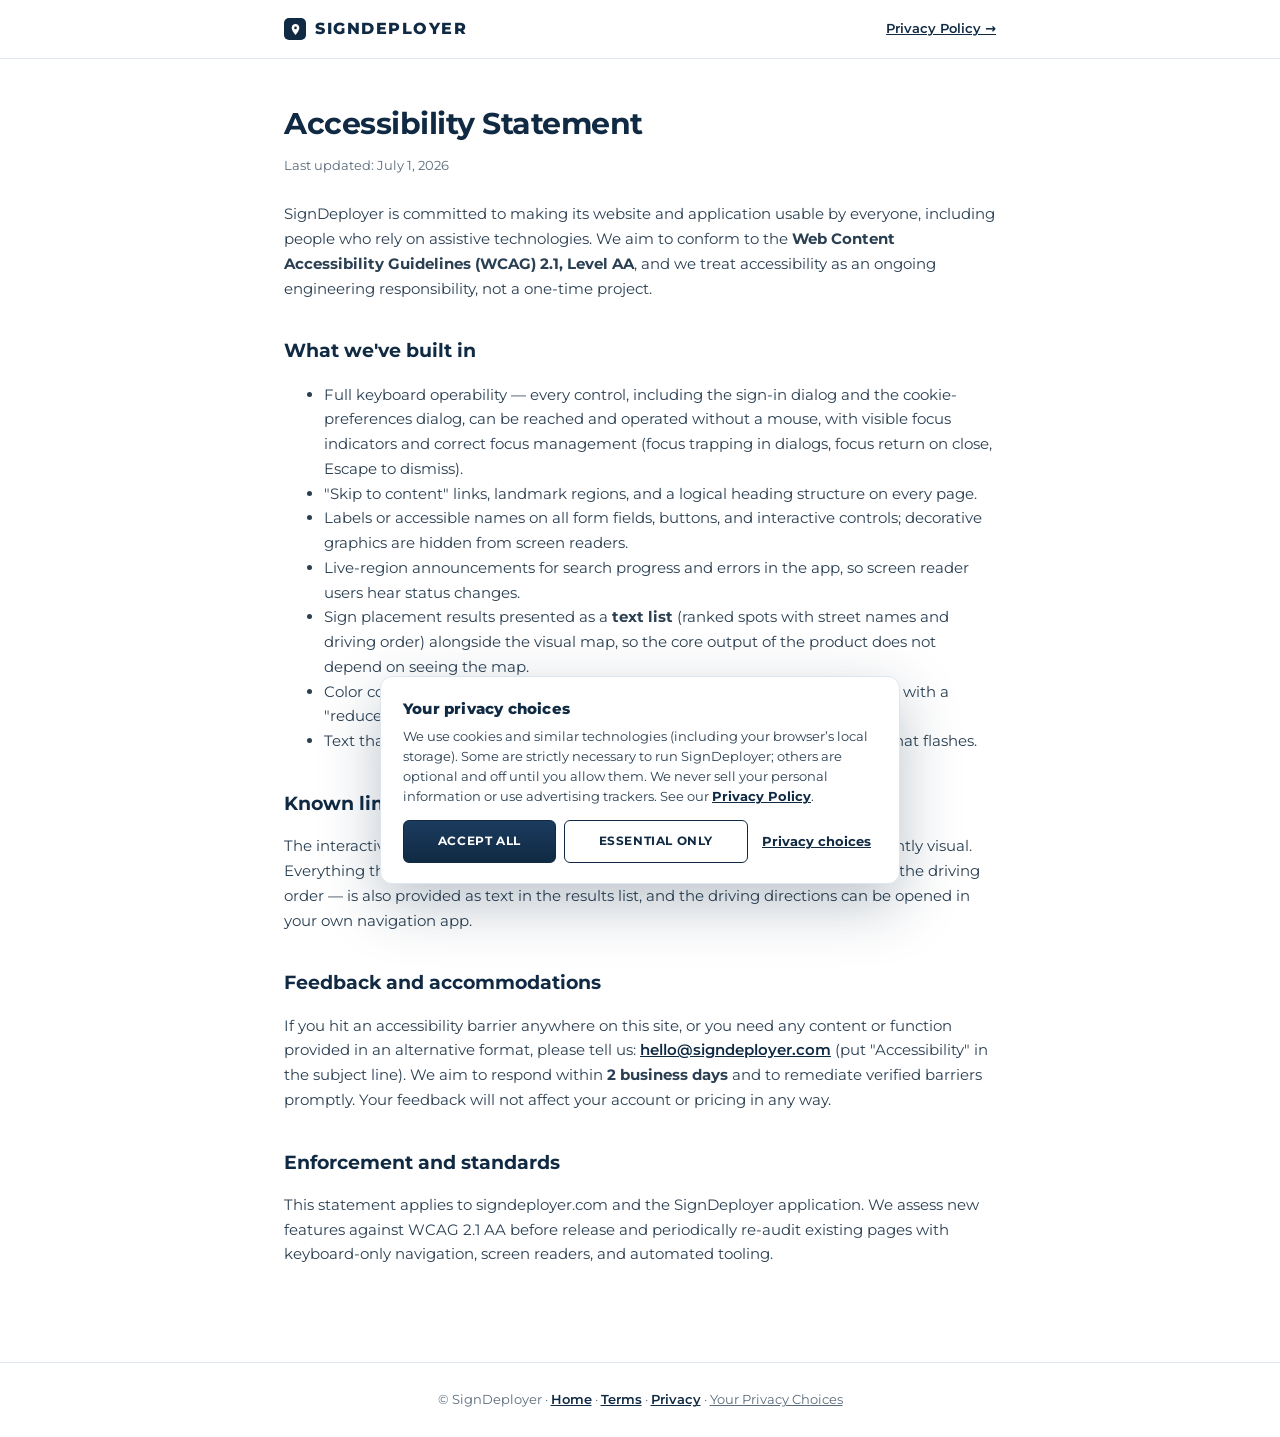
<file: accessibility.html>
<!DOCTYPE html>
<html lang="en">
<head>
<meta charset="utf-8" />
<meta name="viewport" content="width=device-width, initial-scale=1" />
<title>Accessibility Statement — SignDeployer</title>
<link rel="icon" href="assets/img/favicon.svg" type="image/svg+xml" />
<link href="assets/css/fonts.css" rel="stylesheet">
<style>
  :root{ --ink:#102a43; --muted:#5a6b7b; --line:#dde6ef; --soft:#f4f7fb; }
  *{ box-sizing:border-box; }
  body{ margin:0; font-family:"Montserrat",system-ui,sans-serif; color:var(--ink); background:#fff; line-height:1.65; }
  .skip-link{ position:absolute; left:-9999px; top:0; z-index:200; background:var(--ink); color:#fff;
    padding:10px 16px; border-radius:0 0 6px 0; font-size:13px; font-weight:600; text-decoration:none; }
  .skip-link:focus{ left:0; }
  a:focus-visible, button:focus-visible{ outline:3px solid #2b6cb0; outline-offset:2px; border-radius:4px; }
  .top{ background:#fff; border-bottom:1px solid var(--line); }
  .top .wrap{ max-width:760px; margin:0 auto; padding:16px 24px; display:flex; align-items:center; justify-content:space-between; }
  .brand{ font-weight:800; letter-spacing:1.5px; text-transform:uppercase; font-size:16px; display:flex; align-items:center; gap:9px; color:inherit; text-decoration:none; }
  .mark{ width:22px; height:22px; background:var(--ink); border-radius:5px; display:inline-flex; align-items:center; justify-content:center; }
  .mark svg{ width:13px; height:13px; }
  main{ max-width:760px; margin:0 auto; padding:40px 24px 80px; }
  h1{ font-size:30px; letter-spacing:-.5px; margin:0 0 6px; }
  .updated{ color:var(--muted); font-size:13px; margin-bottom:26px; }
  h2{ font-size:19px; margin:34px 0 10px; }
  p, li{ font-size:15px; color:#2a3f52; }
  a{ color:var(--ink); font-weight:600; }
  footer{ border-top:1px solid var(--line); padding:26px 0; text-align:center; color:var(--muted); font-size:13px; }
  footer button{ background:none; border:none; font:inherit; color:inherit; cursor:pointer; text-decoration:underline; padding:0; }
</style>
</head>
<body>
<a class="skip-link" href="#main-content">Skip to main content</a>
<div class="top"><div class="wrap">
  <a class="brand" href="/"><span class="mark"><svg viewBox="0 0 24 24" fill="none" aria-hidden="true"><path d="M12 2C8 2 5 5 5 9c0 5 7 13 7 13s7-8 7-13c0-4-3-7-7-7z" fill="#fff"/><circle cx="12" cy="9" r="2.4" fill="#102a43"/></svg></span> SignDeployer</a>
  <a href="/privacy.html" style="font-size:13px;font-weight:600;">Privacy Policy →</a>
</div></div>

<main id="main-content" tabindex="-1">
  <h1>Accessibility Statement</h1>
  <div class="updated">Last updated: July 1, 2026</div>

  <p>SignDeployer is committed to making its website and application usable by everyone,
  including people who rely on assistive technologies. We aim to conform to the
  <b>Web Content Accessibility Guidelines (WCAG) 2.1, Level AA</b>, and we treat
  accessibility as an ongoing engineering responsibility, not a one-time project.</p>

  <h2>What we've built in</h2>
  <ul>
    <li>Full keyboard operability — every control, including the sign-in dialog and the
    cookie-preferences dialog, can be reached and operated without a mouse, with visible
    focus indicators and correct focus management (focus trapping in dialogs, focus
    return on close, Escape to dismiss).</li>
    <li>"Skip to content" links, landmark regions, and a logical heading structure on
    every page.</li>
    <li>Labels or accessible names on all form fields, buttons, and interactive
    controls; decorative graphics are hidden from screen readers.</li>
    <li>Live-region announcements for search progress and errors in the app, so screen
    reader users hear status changes.</li>
    <li>Sign placement results presented as a <b>text list</b> (ranked spots with street
    names and driving order) alongside the visual map, so the core output of the product
    does not depend on seeing the map.</li>
    <li>Color contrast chosen to meet WCAG AA, and animations disabled for visitors with
    a "reduce motion" system preference.</li>
    <li>Text that can be resized up to 200% without loss of functionality; no content
    that flashes.</li>
  </ul>

  <h2>Known limitations</h2>
  <p>The interactive map is rendered by a third-party engine (Mapbox GL) and is
  inherently visual. Everything the map communicates — the recommended spots, their
  ranking, and the driving order — is also provided as text in the results list, and the
  driving directions can be opened in your own navigation app.</p>

  <h2>Feedback and accommodations</h2>
  <p>If you hit an accessibility barrier anywhere on this site, or you need any content
  or function provided in an alternative format, please tell us:
  <a href="mailto:hello@signdeployer.com?subject=Accessibility">hello@signdeployer.com</a>
  (put "Accessibility" in the subject line). We aim to respond within <b>2 business
  days</b> and to remediate verified barriers promptly. Your feedback will not affect
  your account or pricing in any way.</p>

  <h2>Enforcement and standards</h2>
  <p>This statement applies to signdeployer.com and the SignDeployer application. We
  assess new features against WCAG 2.1 AA before release and periodically re-audit
  existing pages with keyboard-only navigation, screen readers, and automated tooling.</p>
</main>

<footer>© SignDeployer · <a href="/">Home</a> · <a href="/terms.html">Terms</a> · <a href="/privacy.html">Privacy</a> · <button type="button" data-sd-privacy-choices>Your Privacy Choices</button></footer>
<script src="assets/js/consent.js"></script>
</body>
</html>
</file>
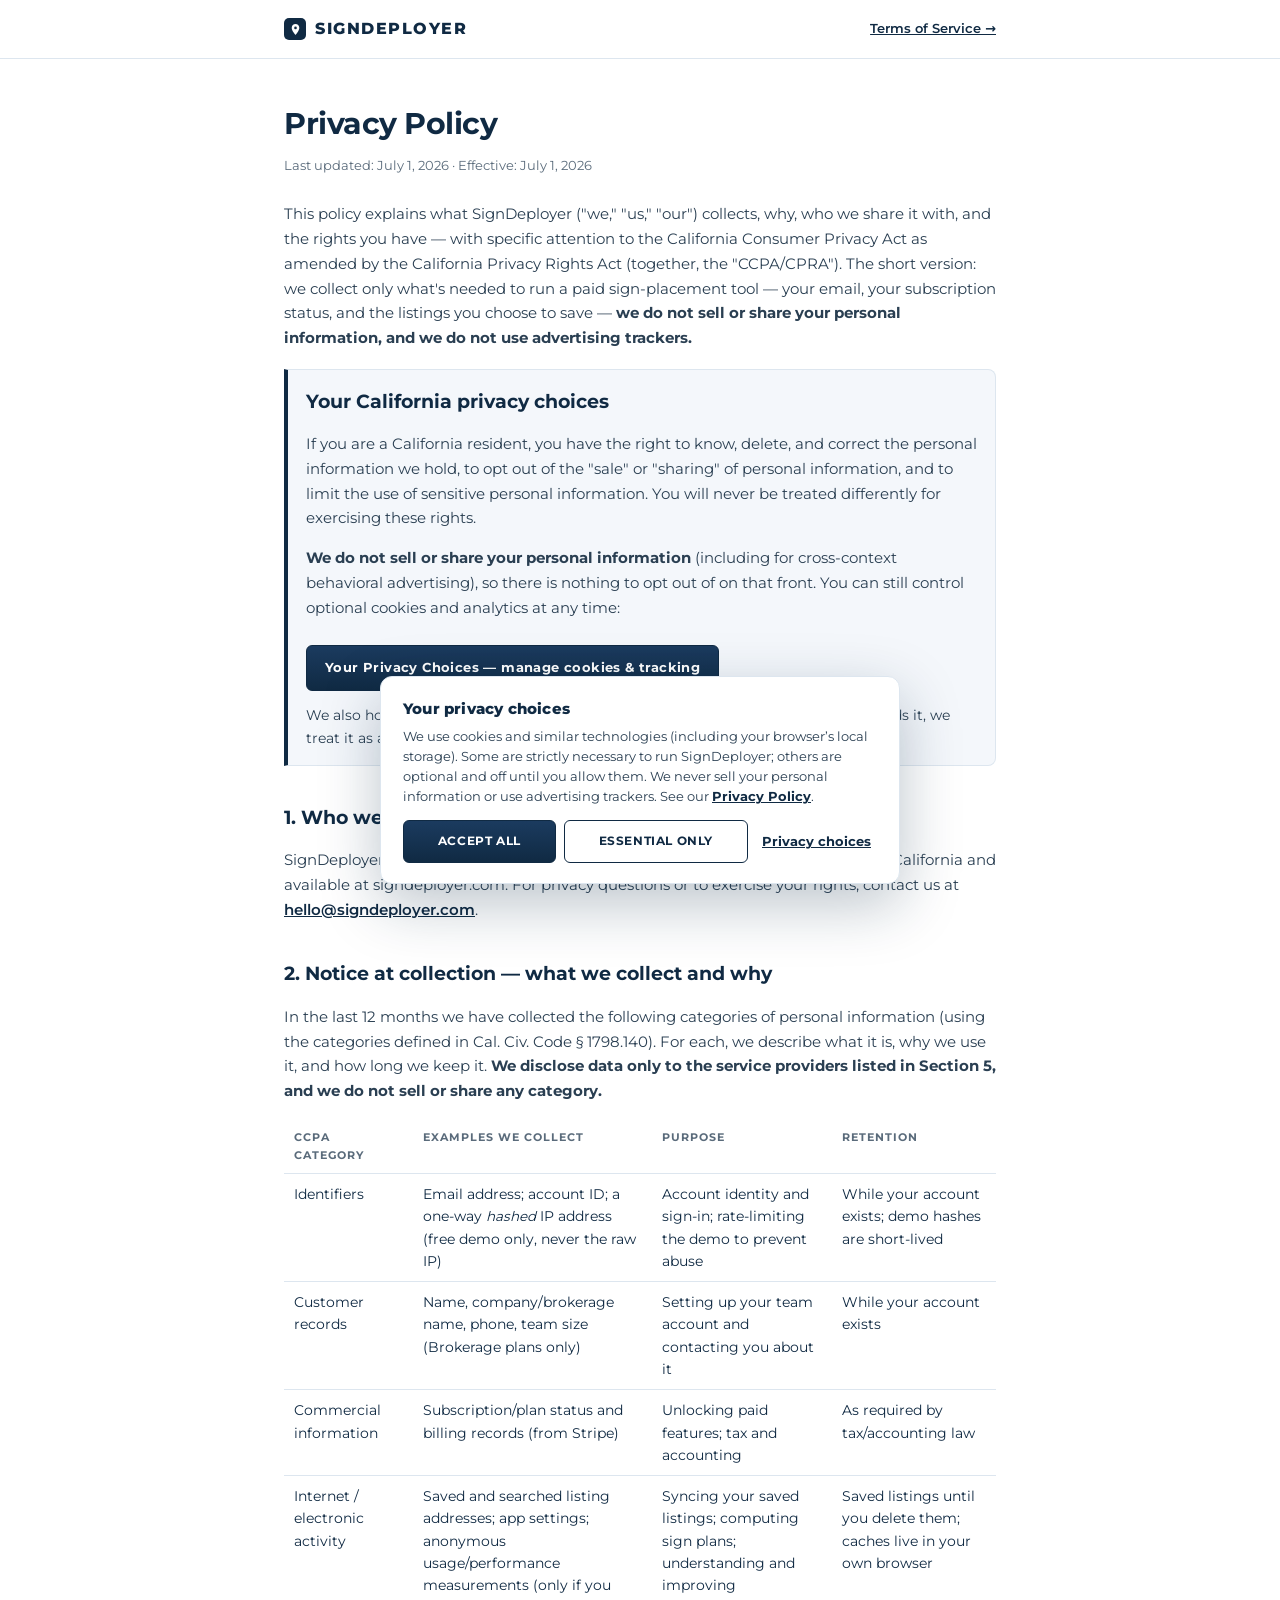
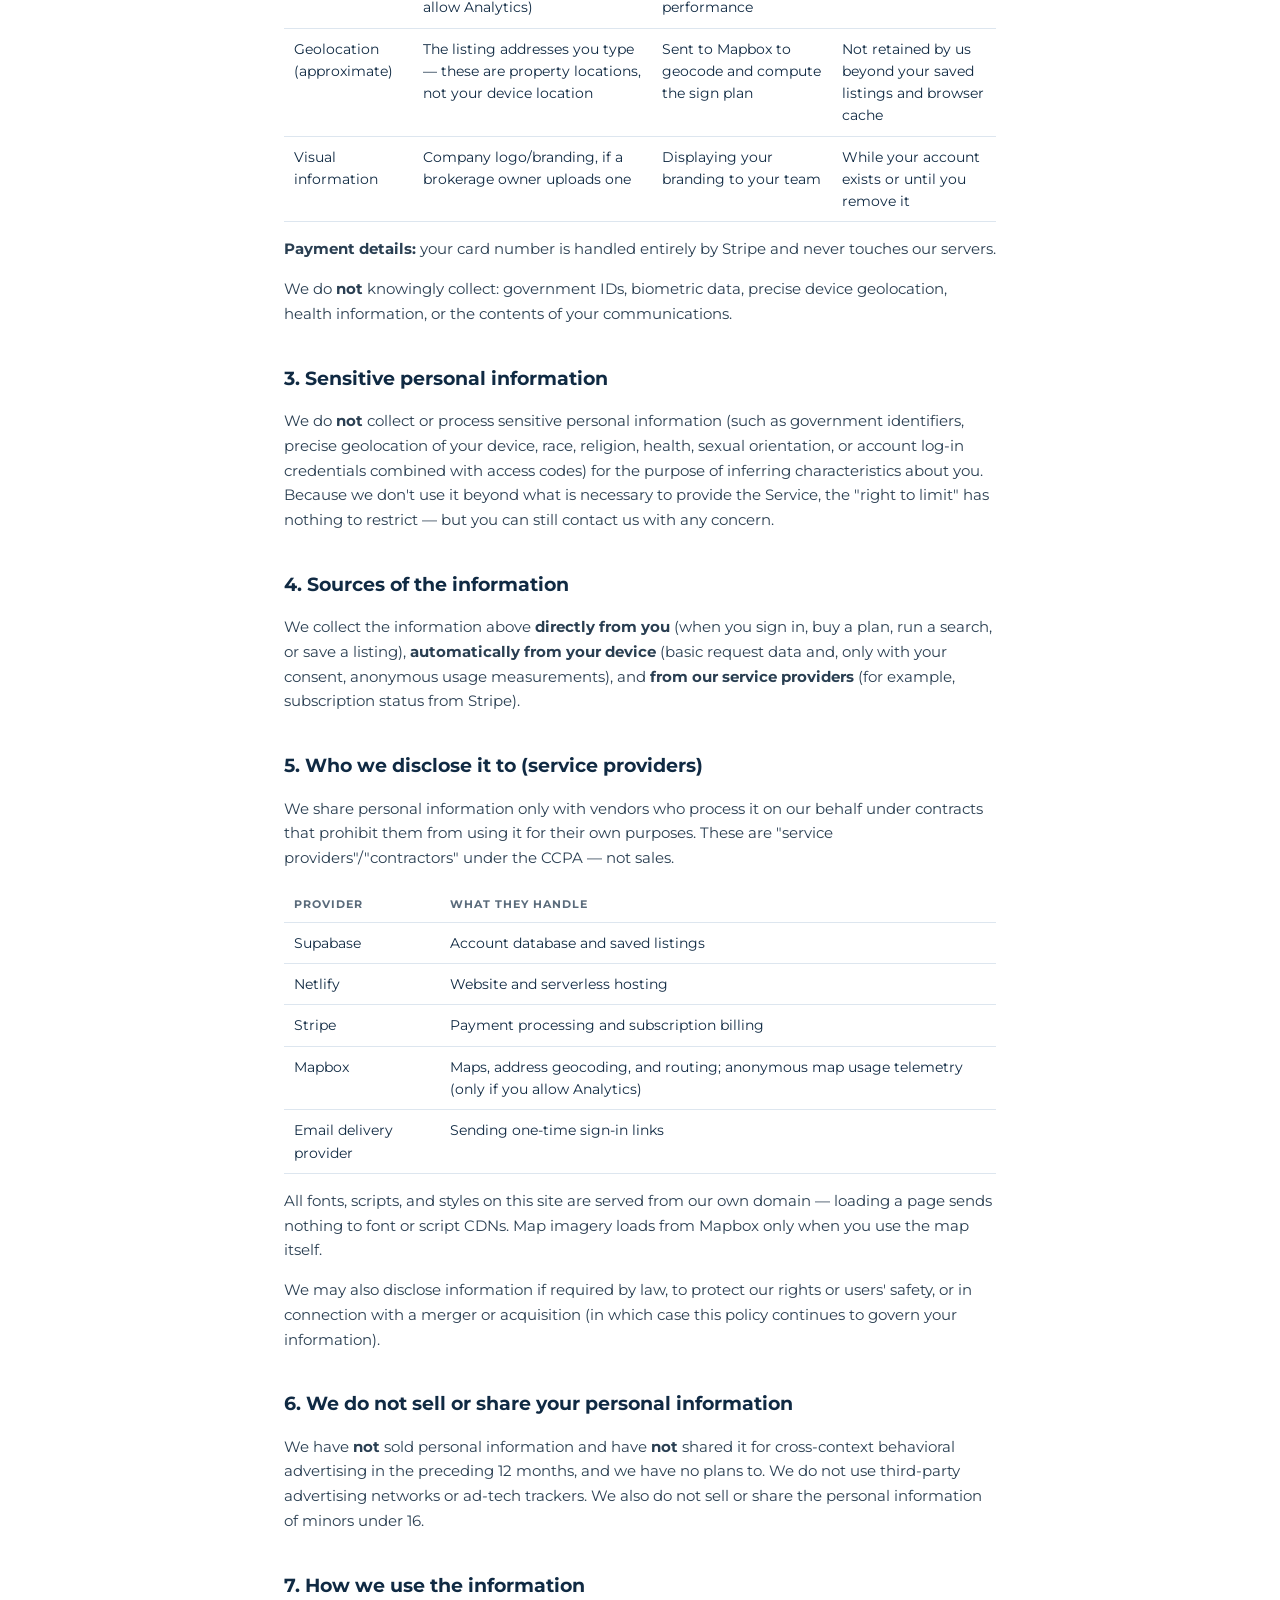
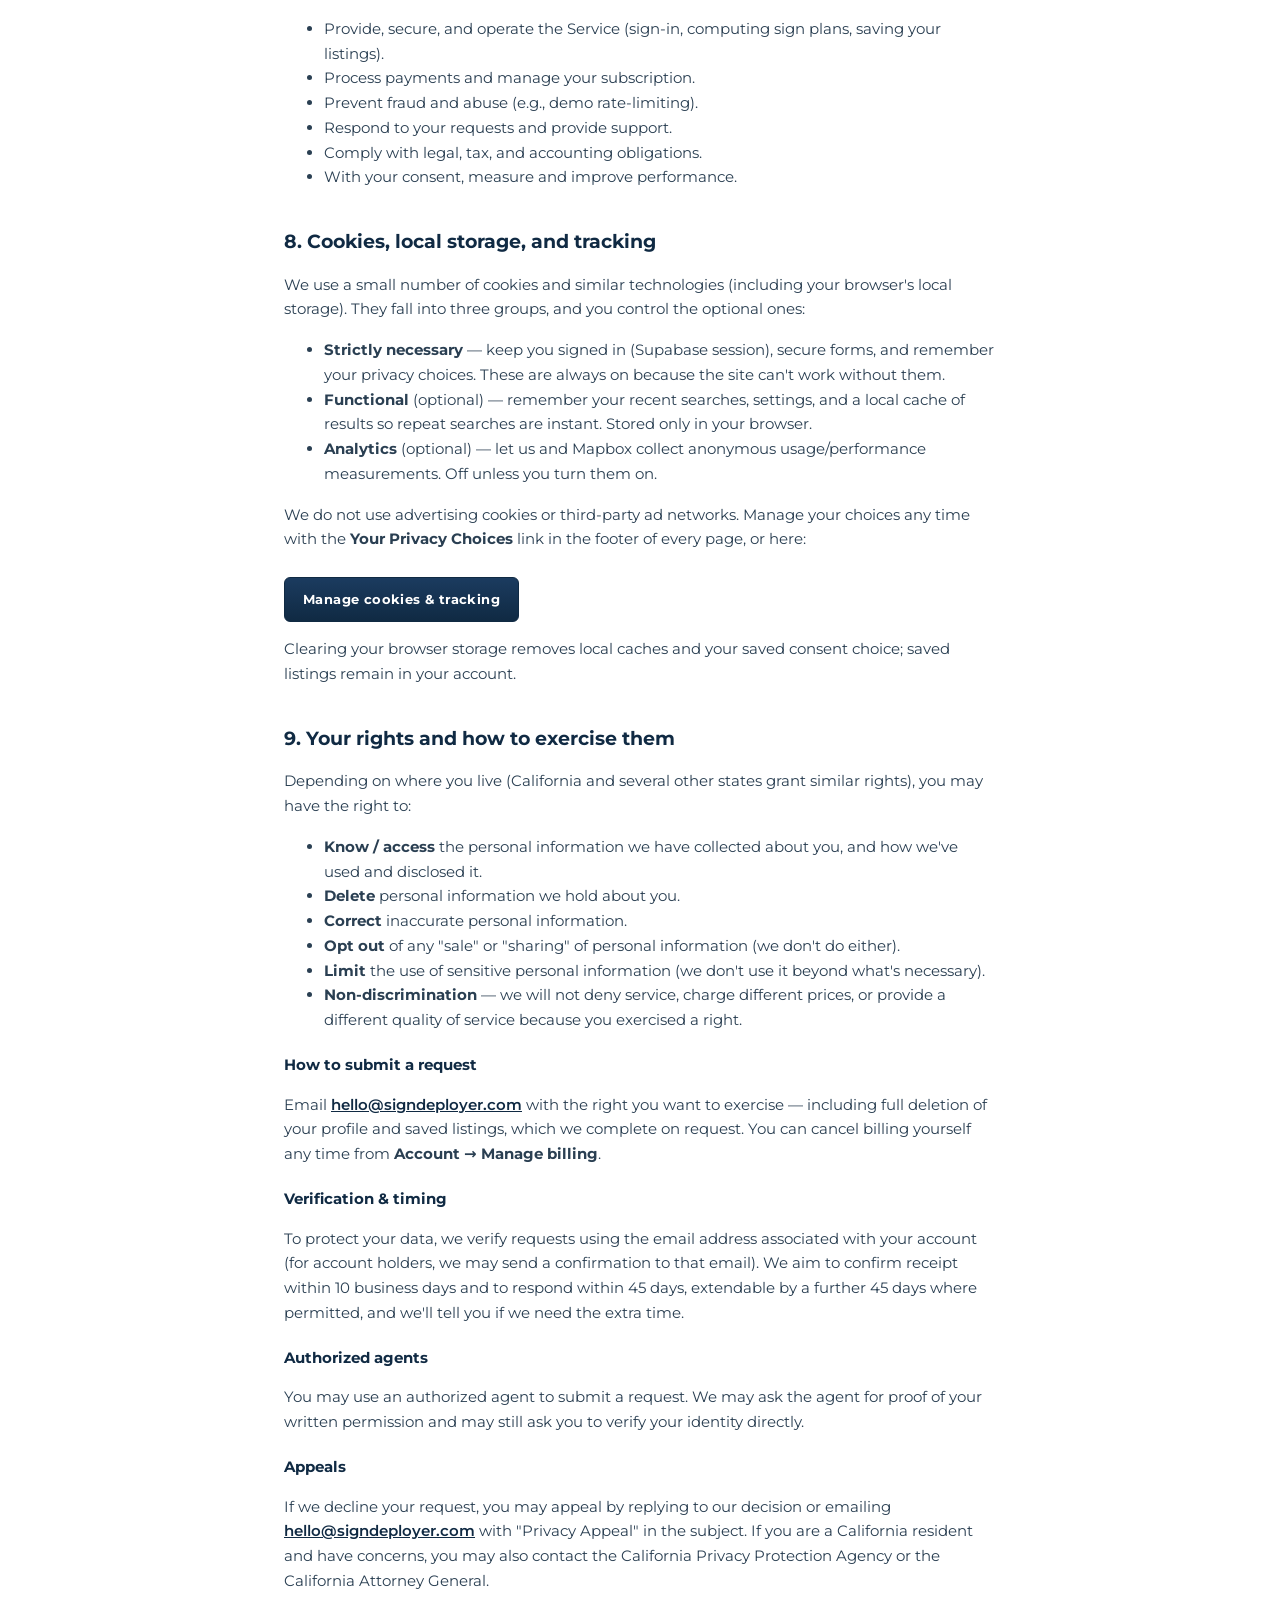
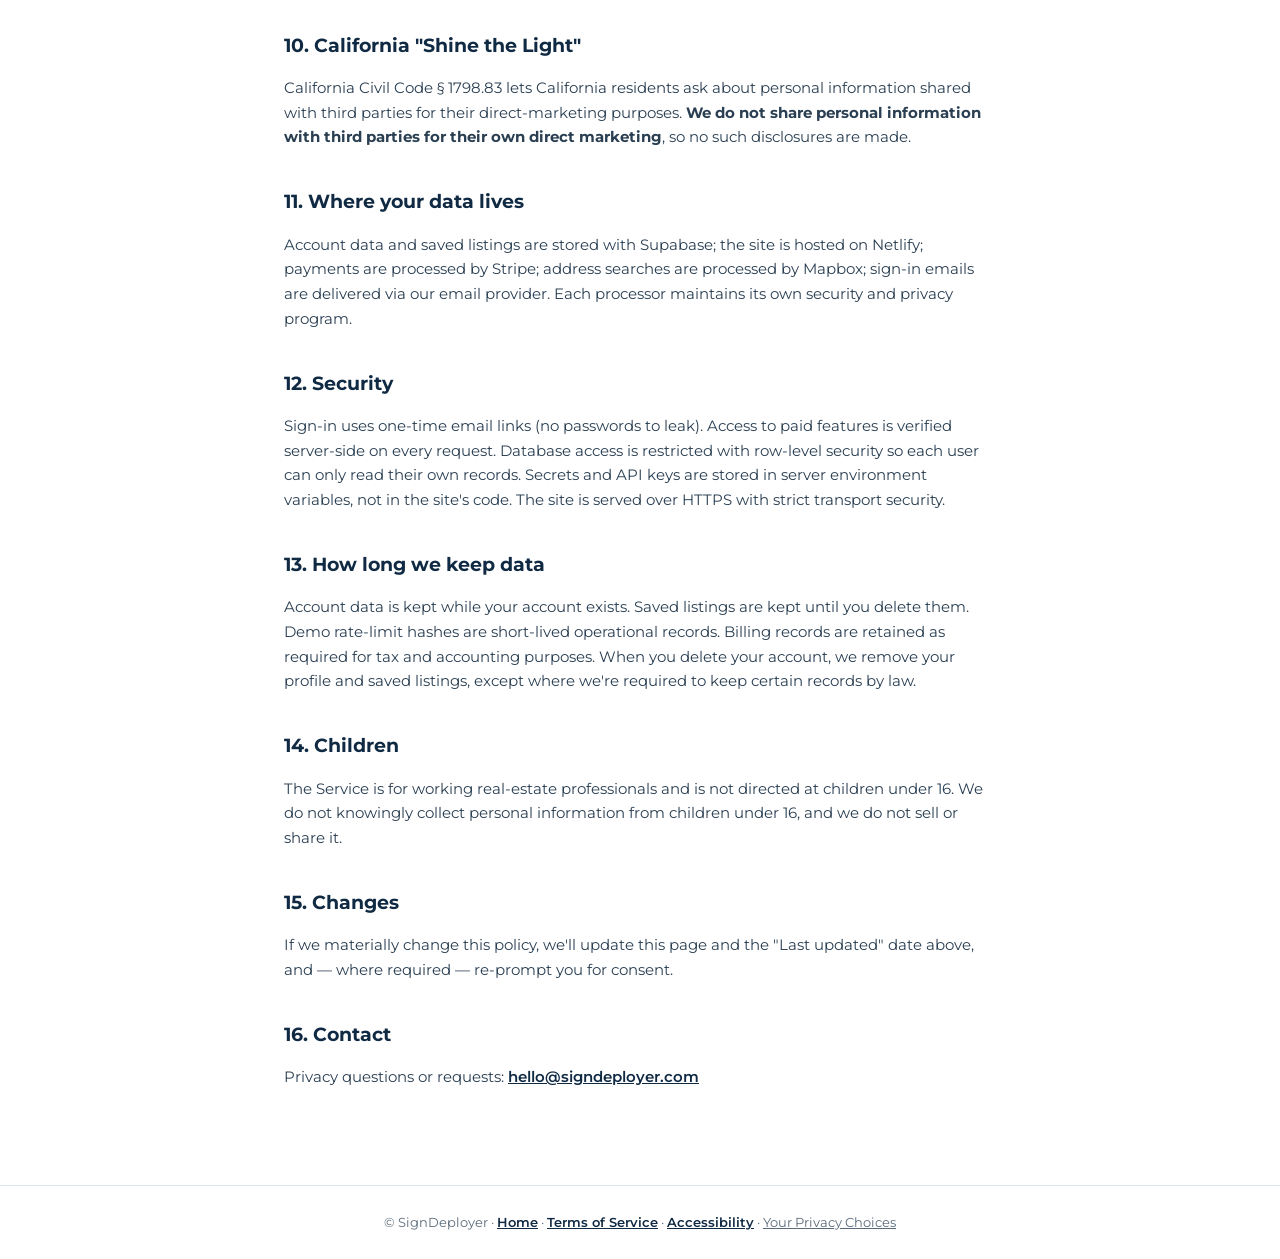
<file: privacy.html>
<!DOCTYPE html>
<html lang="en">
<head>
<meta charset="utf-8" />
<meta name="viewport" content="width=device-width, initial-scale=1" />
<title>Privacy Policy — SignDeployer</title>
<meta name="robots" content="noindex" />
<link rel="icon" href="assets/img/favicon.svg" type="image/svg+xml" />
<link href="assets/css/fonts.css" rel="stylesheet">
<!-- NOTE TO OWNER: this is a sensible, CCPA/CPRA-aware starting point, not legal
     advice. Have a California-licensed attorney review it before relying on it,
     and keep the "categories collected / disclosed" tables in sync with what the
     site actually does. -->
<style>
  :root{ --ink:#102a43; --muted:#5a6b7b; --line:#dde6ef; --soft:#f4f7fb; }
  *{ box-sizing:border-box; }
  body{ margin:0; font-family:"Montserrat",system-ui,sans-serif; color:var(--ink); background:#fff; line-height:1.65; }
  .skip-link{ position:absolute; left:-9999px; top:0; z-index:200; background:var(--ink); color:#fff;
    padding:10px 16px; border-radius:0 0 6px 0; font-size:13px; font-weight:600; }
  .skip-link:focus{ left:0; }
  .top{ background:#fff; border-bottom:1px solid var(--line); }
  .top .wrap{ max-width:760px; margin:0 auto; padding:16px 24px; display:flex; align-items:center; justify-content:space-between; }
  .brand{ font-weight:800; letter-spacing:1.5px; text-transform:uppercase; font-size:16px; display:flex; align-items:center; gap:9px; color:inherit; text-decoration:none; }
  .mark{ width:22px; height:22px; background:var(--ink); border-radius:5px; display:inline-flex; align-items:center; justify-content:center; }
  .mark svg{ width:13px; height:13px; }
  main{ max-width:760px; margin:0 auto; padding:40px 24px 80px; }
  h1{ font-size:30px; letter-spacing:-.5px; margin:0 0 6px; }
  .updated{ color:var(--muted); font-size:13px; margin-bottom:26px; }
  h2{ font-size:19px; margin:36px 0 10px; }
  h3{ font-size:15px; margin:20px 0 6px; }
  p, li{ font-size:15px; color:#2a3f52; }
  a{ color:var(--ink); font-weight:600; }
  table{ width:100%; border-collapse:collapse; font-size:13.5px; margin:12px 0; }
  th, td{ text-align:left; padding:9px 10px; border-bottom:1px solid var(--line); vertical-align:top; }
  th{ font-size:11px; letter-spacing:1px; text-transform:uppercase; color:var(--muted); }
  .callout{ background:var(--soft); border:1px solid var(--line); border-left:4px solid var(--ink);
    border-radius:0 8px 8px 0; padding:16px 18px; margin:18px 0; }
  .callout h2{ margin-top:0; }
  .choices-btn{ display:inline-block; cursor:pointer; font:inherit; font-weight:700; font-size:13px;
    letter-spacing:.4px; background:linear-gradient(180deg,#1b3b5f,#102a43); color:#fff; border:1px solid #102a43;
    border-radius:6px; padding:11px 18px; margin-top:10px; text-decoration:none; }
  .choices-btn:hover{ opacity:.9; }
  a:focus-visible, button:focus-visible{ outline:3px solid #2b6cb0; outline-offset:2px; border-radius:4px; }
  footer{ border-top:1px solid var(--line); padding:26px 0; text-align:center; color:var(--muted); font-size:13px; }
  footer button{ background:none; border:none; font:inherit; color:inherit; cursor:pointer; text-decoration:underline; padding:0; }
</style>
</head>
<body>
<a class="skip-link" href="#main-content">Skip to main content</a>
<div class="top"><div class="wrap">
  <a class="brand" href="/"><span class="mark"><svg viewBox="0 0 24 24" fill="none" aria-hidden="true"><path d="M12 2C8 2 5 5 5 9c0 5 7 13 7 13s7-8 7-13c0-4-3-7-7-7z" fill="#fff"/><circle cx="12" cy="9" r="2.4" fill="#102a43"/></svg></span> SignDeployer</a>
  <a href="/terms.html" style="font-size:13px;font-weight:600;">Terms of Service →</a>
</div></div>

<main id="main-content" tabindex="-1">
  <h1>Privacy Policy</h1>
  <div class="updated">Last updated: July 1, 2026 · Effective: July 1, 2026</div>

  <p>This policy explains what SignDeployer ("we," "us," "our") collects, why, who we
  share it with, and the rights you have — with specific attention to the California
  Consumer Privacy Act as amended by the California Privacy Rights Act (together, the
  "CCPA/CPRA"). The short version: we collect only what's needed to run a paid
  sign-placement tool — your email, your subscription status, and the listings you
  choose to save — <b>we do not sell or share your personal information, and we do not
  use advertising trackers.</b></p>

  <!-- ============= CALIFORNIA RIGHTS + CHOICES ============= -->
  <div class="callout">
    <h2 style="border:0;padding:0;">Your California privacy choices</h2>
    <p>If you are a California resident, you have the right to know, delete, and correct
    the personal information we hold, to opt out of the "sale" or "sharing" of personal
    information, and to limit the use of sensitive personal information. You will never
    be treated differently for exercising these rights.</p>
    <p><b>We do not sell or share your personal information</b> (including for
    cross-context behavioral advertising), so there is nothing to opt out of on that
    front. You can still control optional cookies and analytics at any time:</p>
    <button type="button" class="choices-btn" data-sd-privacy-choices>Your Privacy Choices — manage cookies &amp; tracking</button>
    <p style="margin-bottom:0;font-size:13.5px;">We also honor the
    <b>Global Privacy Control (GPC)</b> browser signal: if your browser sends it, we
    treat it as a valid request to opt out of sharing and keep optional analytics off.</p>
  </div>

  <h2>1. Who we are</h2>
  <p>SignDeployer is a sign-placement tool for real-estate professionals, operated from
  California and available at signdeployer.com. For privacy questions or to exercise
  your rights, contact us at <a href="mailto:hello@signdeployer.com">hello@signdeployer.com</a>.</p>

  <h2>2. Notice at collection — what we collect and why</h2>
  <p>In the last 12 months we have collected the following categories of personal
  information (using the categories defined in Cal. Civ. Code § 1798.140). For each, we
  describe what it is, why we use it, and how long we keep it. <b>We disclose data only to
  the service providers listed in Section 5, and we do not sell or share any category.</b></p>
  <table>
    <thead><tr><th>CCPA category</th><th>Examples we collect</th><th>Purpose</th><th>Retention</th></tr></thead>
    <tbody>
      <tr>
        <td>Identifiers</td>
        <td>Email address; account ID; a one-way <i>hashed</i> IP address (free demo only, never the raw IP)</td>
        <td>Account identity and sign-in; rate-limiting the demo to prevent abuse</td>
        <td>While your account exists; demo hashes are short-lived</td>
      </tr>
      <tr>
        <td>Customer records</td>
        <td>Name, company/brokerage name, phone, team size (Brokerage plans only)</td>
        <td>Setting up your team account and contacting you about it</td>
        <td>While your account exists</td>
      </tr>
      <tr>
        <td>Commercial information</td>
        <td>Subscription/plan status and billing records (from Stripe)</td>
        <td>Unlocking paid features; tax and accounting</td>
        <td>As required by tax/accounting law</td>
      </tr>
      <tr>
        <td>Internet / electronic activity</td>
        <td>Saved and searched listing addresses; app settings; anonymous usage/performance measurements (only if you allow Analytics)</td>
        <td>Syncing your saved listings; computing sign plans; understanding and improving performance</td>
        <td>Saved listings until you delete them; caches live in your own browser</td>
      </tr>
      <tr>
        <td>Geolocation (approximate)</td>
        <td>The listing addresses you type — these are property locations, not your device location</td>
        <td>Sent to Mapbox to geocode and compute the sign plan</td>
        <td>Not retained by us beyond your saved listings and browser cache</td>
      </tr>
      <tr>
        <td>Visual information</td>
        <td>Company logo/branding, if a brokerage owner uploads one</td>
        <td>Displaying your branding to your team</td>
        <td>While your account exists or until you remove it</td>
      </tr>
    </tbody>
  </table>
  <p><b>Payment details:</b> your card number is handled entirely by Stripe and never
  touches our servers.</p>
  <p>We do <b>not</b> knowingly collect: government IDs, biometric data, precise device
  geolocation, health information, or the contents of your communications.</p>

  <h2>3. Sensitive personal information</h2>
  <p>We do <b>not</b> collect or process sensitive personal information (such as
  government identifiers, precise geolocation of your device, race, religion, health,
  sexual orientation, or account log-in credentials combined with access codes) for the
  purpose of inferring characteristics about you. Because we don't use it beyond what is
  necessary to provide the Service, the "right to limit" has nothing to restrict — but
  you can still contact us with any concern.</p>

  <h2>4. Sources of the information</h2>
  <p>We collect the information above <b>directly from you</b> (when you sign in, buy a
  plan, run a search, or save a listing), <b>automatically from your device</b> (basic
  request data and, only with your consent, anonymous usage measurements), and <b>from
  our service providers</b> (for example, subscription status from Stripe).</p>

  <h2>5. Who we disclose it to (service providers)</h2>
  <p>We share personal information only with vendors who process it on our behalf under
  contracts that prohibit them from using it for their own purposes. These are
  "service providers"/"contractors" under the CCPA — not sales.</p>
  <table>
    <thead><tr><th>Provider</th><th>What they handle</th></tr></thead>
    <tbody>
      <tr><td>Supabase</td><td>Account database and saved listings</td></tr>
      <tr><td>Netlify</td><td>Website and serverless hosting</td></tr>
      <tr><td>Stripe</td><td>Payment processing and subscription billing</td></tr>
      <tr><td>Mapbox</td><td>Maps, address geocoding, and routing; anonymous map usage telemetry (only if you allow Analytics)</td></tr>
      <tr><td>Email delivery provider</td><td>Sending one-time sign-in links</td></tr>
    </tbody>
  </table>
  <p>All fonts, scripts, and styles on this site are served from our own domain — loading
  a page sends nothing to font or script CDNs. Map imagery loads from Mapbox only when
  you use the map itself.</p>
  <p>We may also disclose information if required by law, to protect our rights or users'
  safety, or in connection with a merger or acquisition (in which case this policy
  continues to govern your information).</p>

  <h2>6. We do not sell or share your personal information</h2>
  <p>We have <b>not</b> sold personal information and have <b>not</b> shared it for
  cross-context behavioral advertising in the preceding 12 months, and we have no plans
  to. We do not use third-party advertising networks or ad-tech trackers. We also do not
  sell or share the personal information of minors under 16.</p>

  <h2>7. How we use the information</h2>
  <ul>
    <li>Provide, secure, and operate the Service (sign-in, computing sign plans, saving your listings).</li>
    <li>Process payments and manage your subscription.</li>
    <li>Prevent fraud and abuse (e.g., demo rate-limiting).</li>
    <li>Respond to your requests and provide support.</li>
    <li>Comply with legal, tax, and accounting obligations.</li>
    <li>With your consent, measure and improve performance.</li>
  </ul>

  <h2>8. Cookies, local storage, and tracking</h2>
  <p>We use a small number of cookies and similar technologies (including your browser's
  local storage). They fall into three groups, and you control the optional ones:</p>
  <ul>
    <li><b>Strictly necessary</b> — keep you signed in (Supabase session), secure forms,
    and remember your privacy choices. These are always on because the site can't work
    without them.</li>
    <li><b>Functional</b> (optional) — remember your recent searches, settings, and a
    local cache of results so repeat searches are instant. Stored only in your browser.</li>
    <li><b>Analytics</b> (optional) — let us and Mapbox collect anonymous usage/performance
    measurements. Off unless you turn them on.</li>
  </ul>
  <p>We do not use advertising cookies or third-party ad networks. Manage your choices any
  time with the <b>Your Privacy Choices</b> link in the footer of every page, or here:</p>
  <p><button type="button" class="choices-btn" data-sd-privacy-choices>Manage cookies &amp; tracking</button></p>
  <p>Clearing your browser storage removes local caches and your saved consent choice;
  saved listings remain in your account.</p>

  <h2>9. Your rights and how to exercise them</h2>
  <p>Depending on where you live (California and several other states grant similar
  rights), you may have the right to:</p>
  <ul>
    <li><b>Know / access</b> the personal information we have collected about you, and how
    we've used and disclosed it.</li>
    <li><b>Delete</b> personal information we hold about you.</li>
    <li><b>Correct</b> inaccurate personal information.</li>
    <li><b>Opt out</b> of any "sale" or "sharing" of personal information (we don't do
    either).</li>
    <li><b>Limit</b> the use of sensitive personal information (we don't use it beyond
    what's necessary).</li>
    <li><b>Non-discrimination</b> — we will not deny service, charge different prices, or
    provide a different quality of service because you exercised a right.</li>
  </ul>
  <h3>How to submit a request</h3>
  <p>Email <a href="mailto:hello@signdeployer.com">hello@signdeployer.com</a> with the
  right you want to exercise — including full deletion of your profile and saved
  listings, which we complete on request. You can cancel billing yourself any time from
  <b>Account → Manage billing</b>.</p>
  <h3>Verification &amp; timing</h3>
  <p>To protect your data, we verify requests using the email address associated with your
  account (for account holders, we may send a confirmation to that email). We aim to
  confirm receipt within 10 business days and to respond within 45 days, extendable by a
  further 45 days where permitted, and we'll tell you if we need the extra time.</p>
  <h3>Authorized agents</h3>
  <p>You may use an authorized agent to submit a request. We may ask the agent for proof
  of your written permission and may still ask you to verify your identity directly.</p>
  <h3>Appeals</h3>
  <p>If we decline your request, you may appeal by replying to our decision or emailing
  <a href="mailto:hello@signdeployer.com">hello@signdeployer.com</a> with "Privacy Appeal"
  in the subject. If you are a California resident and have concerns, you may also contact
  the California Privacy Protection Agency or the California Attorney General.</p>

  <h2>10. California "Shine the Light"</h2>
  <p>California Civil Code § 1798.83 lets California residents ask about personal
  information shared with third parties for their direct-marketing purposes. <b>We do not
  share personal information with third parties for their own direct marketing</b>, so no
  such disclosures are made.</p>

  <h2>11. Where your data lives</h2>
  <p>Account data and saved listings are stored with Supabase; the site is hosted on
  Netlify; payments are processed by Stripe; address searches are processed by Mapbox;
  sign-in emails are delivered via our email provider. Each processor maintains its own
  security and privacy program.</p>

  <h2>12. Security</h2>
  <p>Sign-in uses one-time email links (no passwords to leak). Access to paid features is
  verified server-side on every request. Database access is restricted with row-level
  security so each user can only read their own records. Secrets and API keys are stored
  in server environment variables, not in the site's code. The site is served over HTTPS
  with strict transport security.</p>

  <h2>13. How long we keep data</h2>
  <p>Account data is kept while your account exists. Saved listings are kept until you
  delete them. Demo rate-limit hashes are short-lived operational records. Billing records
  are retained as required for tax and accounting purposes. When you delete your account,
  we remove your profile and saved listings, except where we're required to keep certain
  records by law.</p>

  <h2>14. Children</h2>
  <p>The Service is for working real-estate professionals and is not directed at children
  under 16. We do not knowingly collect personal information from children under 16, and
  we do not sell or share it.</p>

  <h2>15. Changes</h2>
  <p>If we materially change this policy, we'll update this page and the "Last updated"
  date above, and — where required — re-prompt you for consent.</p>

  <h2>16. Contact</h2>
  <p>Privacy questions or requests: <a href="mailto:hello@signdeployer.com">hello@signdeployer.com</a></p>
</main>

<footer>© SignDeployer · <a href="/">Home</a> · <a href="/terms.html">Terms of Service</a> · <a href="/accessibility.html">Accessibility</a> · <button type="button" data-sd-privacy-choices>Your Privacy Choices</button></footer>
<script src="assets/js/consent.js"></script>
</body>
</html>
</file>
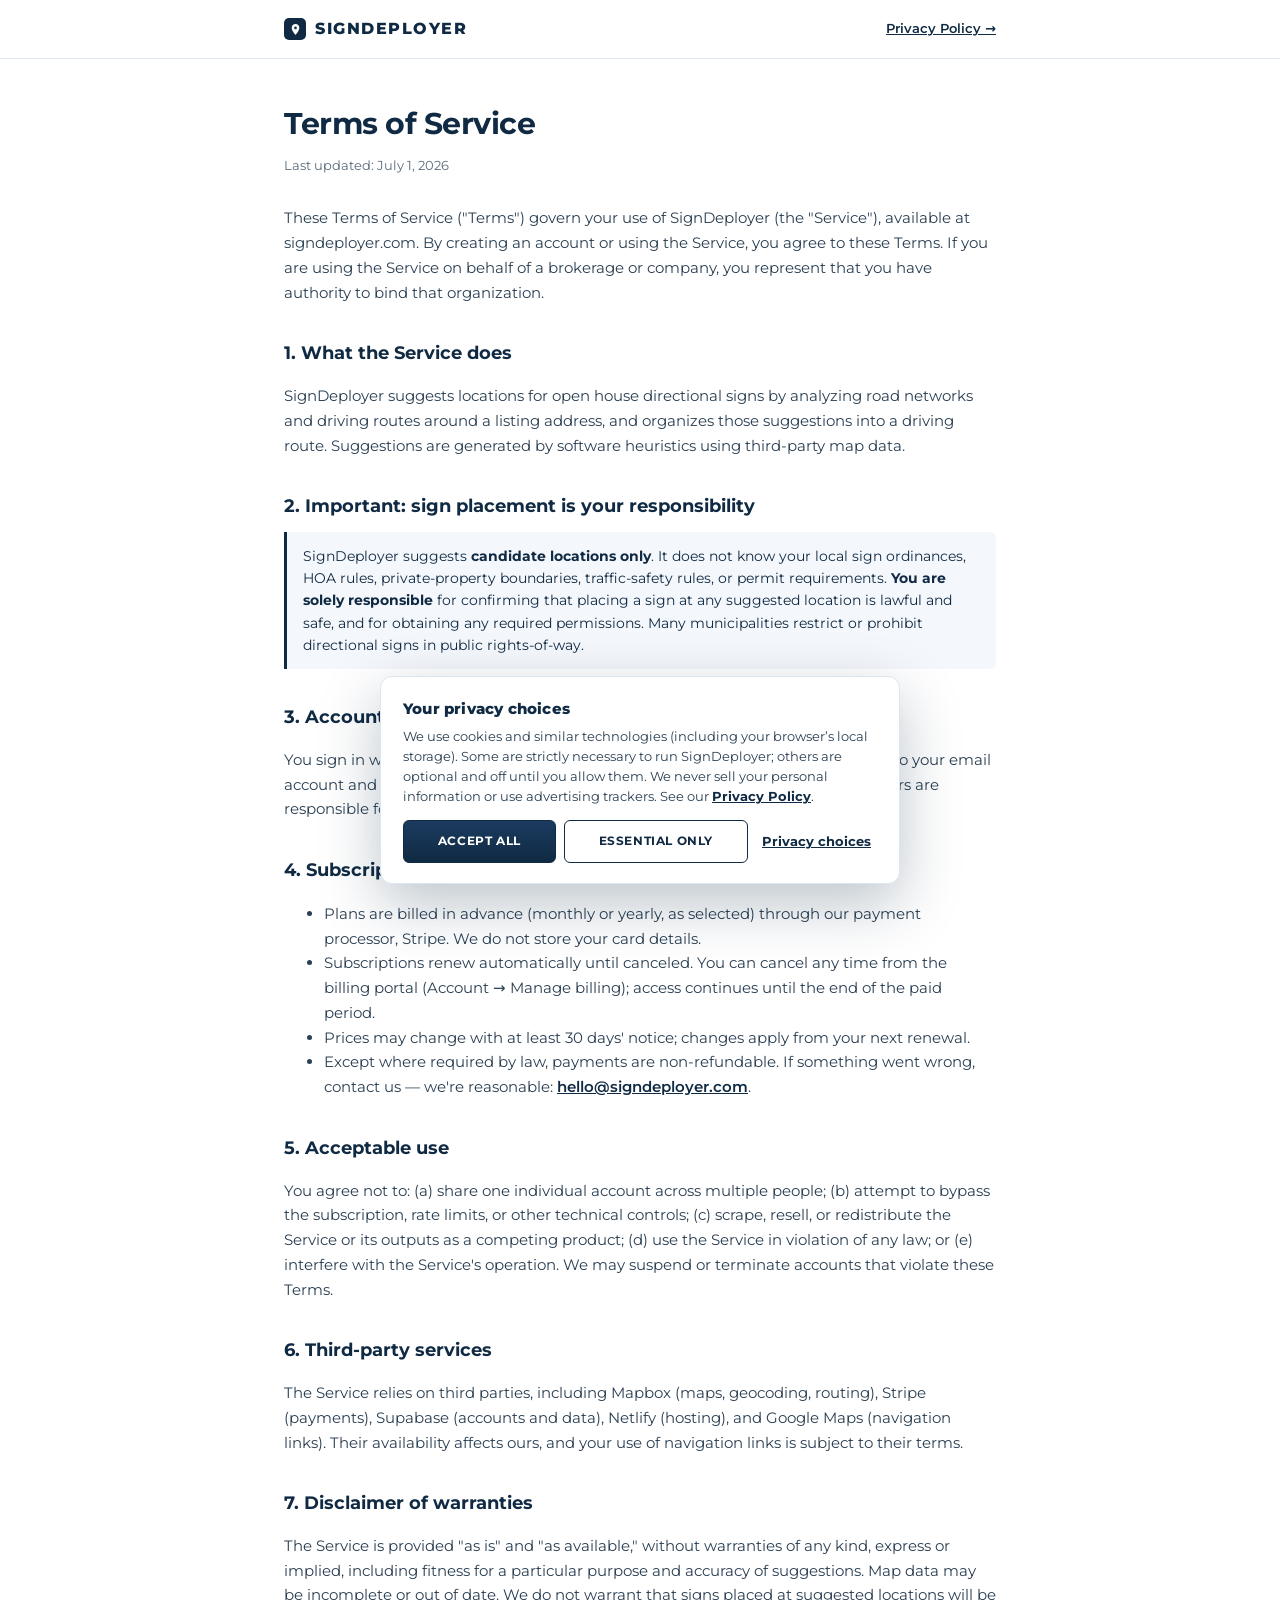
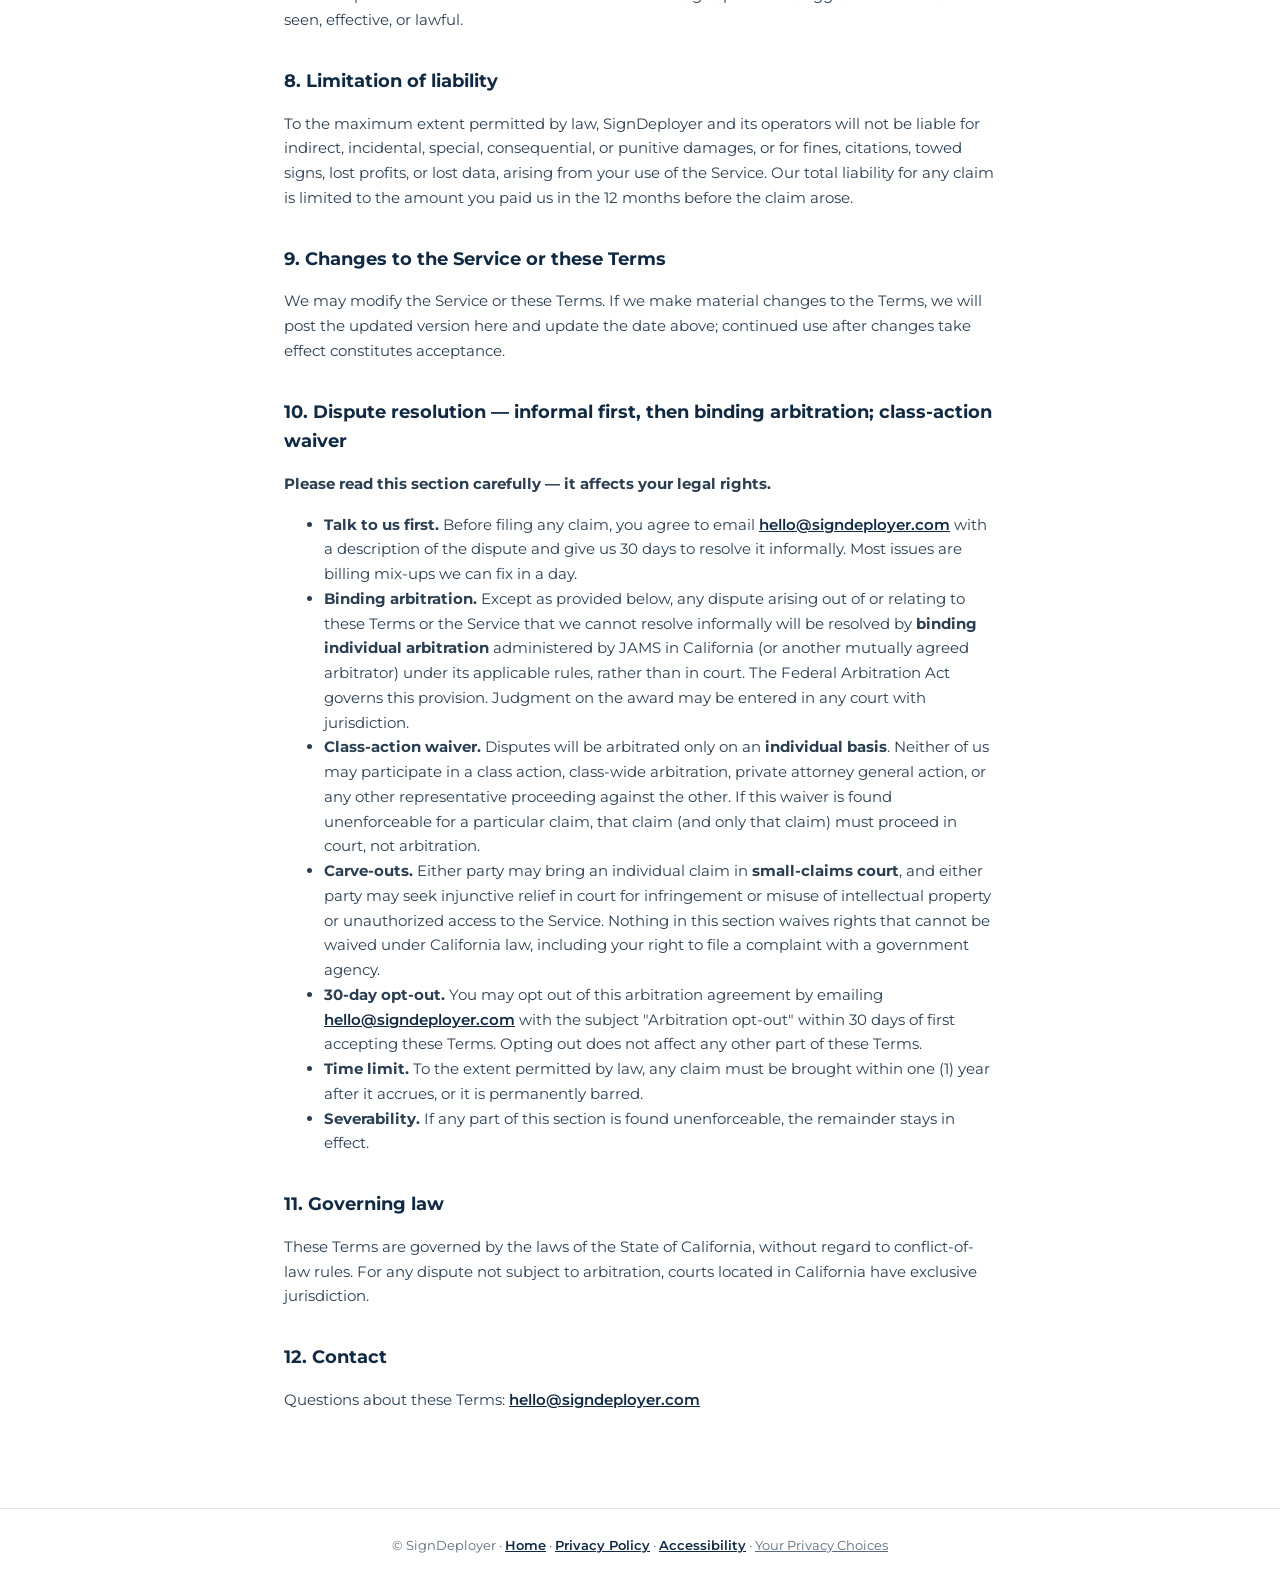
<file: terms.html>
<!DOCTYPE html>
<html lang="en">
<head>
<meta charset="utf-8" />
<meta name="viewport" content="width=device-width, initial-scale=1" />
<title>Terms of Service — SignDeployer</title>
<meta name="robots" content="noindex" />
<link rel="icon" href="assets/img/favicon.svg" type="image/svg+xml" />
<link href="assets/css/fonts.css" rel="stylesheet">
<!-- NOTE TO OWNER: this is a sensible starting point, not legal advice.
     Have an attorney review it before relying on it. -->
<style>
  :root{ --ink:#102a43; --muted:#5a6b7b; --line:#dde6ef; --soft:#f4f7fb; }
  *{ box-sizing:border-box; }
  body{ margin:0; font-family:"Montserrat",system-ui,sans-serif; color:var(--ink); background:#fff; line-height:1.65; }
  .skip-link{ position:absolute; left:-9999px; top:0; z-index:200; background:var(--ink); color:#fff;
    padding:10px 16px; border-radius:0 0 6px 0; font-size:13px; font-weight:600; text-decoration:none; }
  .skip-link:focus{ left:0; }
  a:focus-visible, button:focus-visible{ outline:3px solid #2b6cb0; outline-offset:2px; border-radius:4px; }
  .top{ background:#fff; border-bottom:1px solid var(--line); }
  .top .wrap{ max-width:760px; margin:0 auto; padding:16px 24px; display:flex; align-items:center; justify-content:space-between; }
  .brand{ font-weight:800; letter-spacing:1.5px; text-transform:uppercase; font-size:16px; display:flex; align-items:center; gap:9px; color:inherit; text-decoration:none; }
  .mark{ width:22px; height:22px; background:var(--ink); border-radius:5px; display:inline-flex; align-items:center; justify-content:center; }
  .mark svg{ width:13px; height:13px; }
  main{ max-width:760px; margin:0 auto; padding:40px 24px 80px; }
  h1{ font-size:30px; letter-spacing:-.5px; margin:0 0 6px; }
  .updated{ color:var(--muted); font-size:13px; margin-bottom:30px; }
  h2{ font-size:18px; margin:34px 0 10px; }
  p, li{ font-size:15px; color:#2a3f52; }
  a{ color:var(--ink); font-weight:600; }
  .note{ background:var(--soft); border-left:3px solid var(--ink); padding:13px 16px; font-size:13.5px; border-radius:0 6px 6px 0; }
  footer{ border-top:1px solid var(--line); padding:26px 0; text-align:center; color:var(--muted); font-size:13px; }
</style>
</head>
<body>
<a class="skip-link" href="#main-content">Skip to main content</a>
<div class="top"><div class="wrap">
  <a class="brand" href="/"><span class="mark"><svg viewBox="0 0 24 24" fill="none" aria-hidden="true"><path d="M12 2C8 2 5 5 5 9c0 5 7 13 7 13s7-8 7-13c0-4-3-7-7-7z" fill="#fff"/><circle cx="12" cy="9" r="2.4" fill="#102a43"/></svg></span> SignDeployer</a>
  <a href="/privacy.html" style="font-size:13px;font-weight:600;">Privacy Policy →</a>
</div></div>

<main id="main-content" tabindex="-1">
  <h1>Terms of Service</h1>
  <div class="updated">Last updated: July 1, 2026</div>

  <p>These Terms of Service ("Terms") govern your use of SignDeployer (the "Service"),
  available at signdeployer.com. By creating an account or using the Service, you agree
  to these Terms. If you are using the Service on behalf of a brokerage or company, you
  represent that you have authority to bind that organization.</p>

  <h2>1. What the Service does</h2>
  <p>SignDeployer suggests locations for open house directional signs by analyzing road
  networks and driving routes around a listing address, and organizes those suggestions
  into a driving route. Suggestions are generated by software heuristics using
  third-party map data.</p>

  <h2>2. Important: sign placement is your responsibility</h2>
  <div class="note">
    SignDeployer suggests <b>candidate locations only</b>. It does not know your local
    sign ordinances, HOA rules, private-property boundaries, traffic-safety rules, or
    permit requirements. <b>You are solely responsible</b> for confirming that placing a
    sign at any suggested location is lawful and safe, and for obtaining any required
    permissions. Many municipalities restrict or prohibit directional signs in public
    rights-of-way.
  </div>

  <h2>3. Accounts</h2>
  <p>You sign in with a one-time email link. You are responsible for maintaining access
  to your email account and for all activity under your SignDeployer account. Brokerage
  plan owners are responsible for the agents they invite to their team.</p>

  <h2>4. Subscriptions, billing, and cancellation</h2>
  <ul>
    <li>Plans are billed in advance (monthly or yearly, as selected) through our payment
    processor, Stripe. We do not store your card details.</li>
    <li>Subscriptions renew automatically until canceled. You can cancel any time from
    the billing portal (Account → Manage billing); access continues until the end of the
    paid period.</li>
    <li>Prices may change with at least 30 days' notice; changes apply from your next
    renewal.</li>
    <li>Except where required by law, payments are non-refundable. If something went
    wrong, contact us — we're reasonable: <a href="mailto:hello@signdeployer.com">hello@signdeployer.com</a>.</li>
  </ul>

  <h2>5. Acceptable use</h2>
  <p>You agree not to: (a) share one individual account across multiple people; (b)
  attempt to bypass the subscription, rate limits, or other technical controls; (c)
  scrape, resell, or redistribute the Service or its outputs as a competing product; (d)
  use the Service in violation of any law; or (e) interfere with the Service's
  operation. We may suspend or terminate accounts that violate these Terms.</p>

  <h2>6. Third-party services</h2>
  <p>The Service relies on third parties, including Mapbox (maps, geocoding, routing),
  Stripe (payments), Supabase (accounts and data), Netlify (hosting), and Google Maps
  (navigation links). Their availability affects ours, and your use of navigation links
  is subject to their terms.</p>

  <h2>7. Disclaimer of warranties</h2>
  <p>The Service is provided "as is" and "as available," without warranties of any kind,
  express or implied, including fitness for a particular purpose and accuracy of
  suggestions. Map data may be incomplete or out of date. We do not warrant that signs
  placed at suggested locations will be seen, effective, or lawful.</p>

  <h2>8. Limitation of liability</h2>
  <p>To the maximum extent permitted by law, SignDeployer and its operators will not be
  liable for indirect, incidental, special, consequential, or punitive damages, or for
  fines, citations, towed signs, lost profits, or lost data, arising from your use of
  the Service. Our total liability for any claim is limited to the amount you paid us in
  the 12 months before the claim arose.</p>

  <h2>9. Changes to the Service or these Terms</h2>
  <p>We may modify the Service or these Terms. If we make material changes to the Terms,
  we will post the updated version here and update the date above; continued use after
  changes take effect constitutes acceptance.</p>

  <h2>10. Dispute resolution — informal first, then binding arbitration; class-action waiver</h2>
  <p><b>Please read this section carefully — it affects your legal rights.</b></p>
  <ul>
    <li><b>Talk to us first.</b> Before filing any claim, you agree to email
    <a href="mailto:hello@signdeployer.com">hello@signdeployer.com</a> with a description
    of the dispute and give us 30 days to resolve it informally. Most issues are billing
    mix-ups we can fix in a day.</li>
    <li><b>Binding arbitration.</b> Except as provided below, any dispute arising out of
    or relating to these Terms or the Service that we cannot resolve informally will be
    resolved by <b>binding individual arbitration</b> administered by JAMS in California
    (or another mutually agreed arbitrator) under its applicable rules, rather than in
    court. The Federal Arbitration Act governs this provision. Judgment on the award may
    be entered in any court with jurisdiction.</li>
    <li><b>Class-action waiver.</b> Disputes will be arbitrated only on an
    <b>individual basis</b>. Neither of us may participate in a class action, class-wide
    arbitration, private attorney general action, or any other representative proceeding
    against the other. If this waiver is found unenforceable for a particular claim, that
    claim (and only that claim) must proceed in court, not arbitration.</li>
    <li><b>Carve-outs.</b> Either party may bring an individual claim in
    <b>small-claims court</b>, and either party may seek injunctive relief in court for
    infringement or misuse of intellectual property or unauthorized access to the
    Service. Nothing in this section waives rights that cannot be waived under California
    law, including your right to file a complaint with a government agency.</li>
    <li><b>30-day opt-out.</b> You may opt out of this arbitration agreement by emailing
    <a href="mailto:hello@signdeployer.com">hello@signdeployer.com</a> with the subject
    "Arbitration opt-out" within 30 days of first accepting these Terms. Opting out does
    not affect any other part of these Terms.</li>
    <li><b>Time limit.</b> To the extent permitted by law, any claim must be brought
    within one (1) year after it accrues, or it is permanently barred.</li>
    <li><b>Severability.</b> If any part of this section is found unenforceable, the
    remainder stays in effect.</li>
  </ul>

  <h2>11. Governing law</h2>
  <p>These Terms are governed by the laws of the State of California, without regard to
  conflict-of-law rules. For any dispute not subject to arbitration, courts located in
  California have exclusive jurisdiction.</p>

  <h2>12. Contact</h2>
  <p>Questions about these Terms: <a href="mailto:hello@signdeployer.com">hello@signdeployer.com</a></p>
</main>

<footer>© SignDeployer · <a href="/">Home</a> · <a href="/privacy.html">Privacy Policy</a> · <a href="/accessibility.html">Accessibility</a> · <button type="button" data-sd-privacy-choices style="background:none;border:none;font:inherit;cursor:pointer;color:inherit;text-decoration:underline;padding:0">Your Privacy Choices</button></footer>
<script src="assets/js/consent.js"></script>
</body>
</html>
</file>
<file: assets/css/fonts.css>
/* Montserrat — self-hosted variable font (weights 300–800).
 * Served from our own origin so no visitor data (IP, referrer) is ever sent
 * to Google Fonts. Files extracted from the official Google Fonts release. */
@font-face {
  font-family: 'Montserrat';
  font-style: normal;
  font-weight: 300 800;
  font-display: swap;
  src: url('../fonts/montserrat-vf-latin.woff2') format('woff2');
  unicode-range: U+0000-00FF, U+0131, U+0152-0153, U+02BB-02BC, U+02C6, U+02DA, U+02DC, U+0304, U+0308, U+0329, U+2000-206F, U+20AC, U+2122, U+2191, U+2193, U+2212, U+2215, U+FEFF, U+FFFD;
}
@font-face {
  font-family: 'Montserrat';
  font-style: normal;
  font-weight: 300 800;
  font-display: swap;
  src: url('../fonts/montserrat-vf-latin-ext.woff2') format('woff2');
  unicode-range: U+0100-02BA, U+02BD-02C5, U+02C7-02CC, U+02CE-02D7, U+02DD-02FF, U+0304, U+0308, U+0329, U+1D00-1DBF, U+1E00-1E9F, U+1EF2-1EFF, U+2020, U+20A0-20AB, U+20AD-20C0, U+2113, U+2C60-2C7F, U+A720-A7FF;
}
</file>
